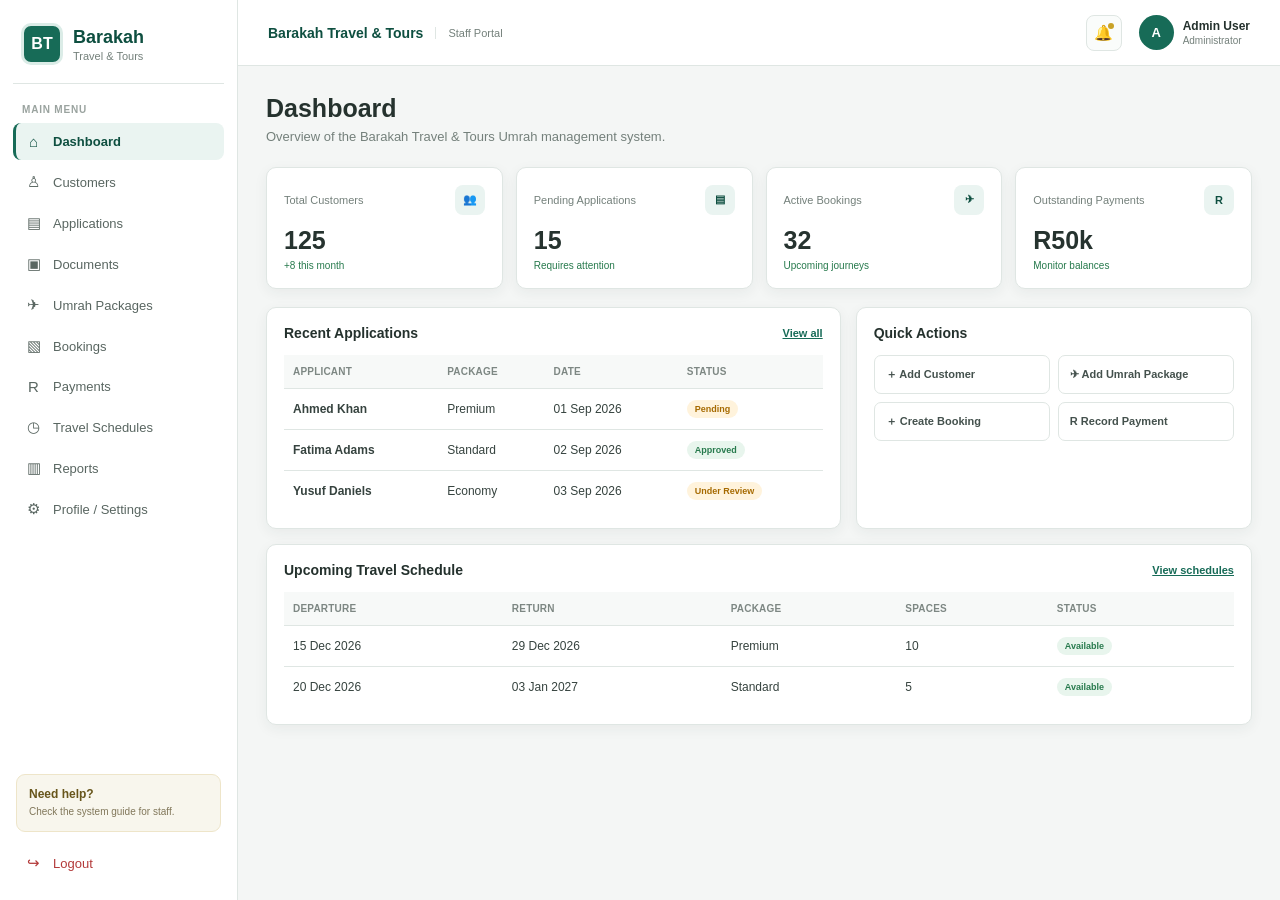
<file: index.html>
<!DOCTYPE html>
<html lang="en">
<head>
  <meta charset="UTF-8">
  <meta name="viewport" content="width=device-width, initial-scale=1.0">
  <title>Barakah Travel & Tours | Umrah Management</title>
  <link rel="stylesheet" href="style.css">
</head>
<body>
  <div class="app-shell">
    <aside class="sidebar">
      <div class="brand">
        <div class="brand-mark">BT</div>
        <div class="brand-text">
          <h1>Barakah</h1>
          <span>Travel & Tours</span>
        </div>
      </div>

      <div class="menu-label">MAIN MENU</div>
      <nav class="nav">
        <button class="nav-link active" data-page="dashboard"><span class="nav-icon">⌂</span><span>Dashboard</span></button>
        <button class="nav-link" data-page="customers"><span class="nav-icon">♙</span><span>Customers</span></button>
        <button class="nav-link" data-page="applications"><span class="nav-icon">▤</span><span>Applications</span></button>
        <button class="nav-link" data-page="documents"><span class="nav-icon">▣</span><span>Documents</span></button>
        <button class="nav-link" data-page="packages"><span class="nav-icon">✈</span><span>Umrah Packages</span></button>
        <button class="nav-link" data-page="bookings"><span class="nav-icon">▧</span><span>Bookings</span></button>
        <button class="nav-link" data-page="payments"><span class="nav-icon">R</span><span>Payments</span></button>
        <button class="nav-link" data-page="schedules"><span class="nav-icon">◷</span><span>Travel Schedules</span></button>
        <button class="nav-link" data-page="reports"><span class="nav-icon">▥</span><span>Reports</span></button>
        <button class="nav-link" data-page="settings"><span class="nav-icon">⚙</span><span>Profile / Settings</span></button>
      </nav>

      <div class="sidebar-bottom">
        <div class="help-box">
          <strong>Need help?</strong>
          <span>Check the system guide for staff.</span>
        </div>
        <button class="logout" id="logoutBtn"><span class="nav-icon">↪</span><span>Logout</span></button>
      </div>
    </aside>

    <main class="main">
      <header class="topbar">
        <div class="top-title">
          <span class="mobile-brand">Barakah Travel & Tours</span>
          <span class="breadcrumb">Staff Portal</span>
        </div>
        <div class="top-actions">
          <button class="icon-btn" title="Notifications">🔔<span class="notification-dot"></span></button>
          <div class="profile">
            <div class="avatar">A</div>
            <div class="profile-info">
              <strong>Admin User</strong>
              <small>Administrator</small>
            </div>
          </div>
        </div>
      </header>

      <div id="pageContent" class="content"></div>
    </main>
  </div>

  <div class="modal" id="modal">
    <div class="modal-card">
      <button class="modal-close" id="closeModal">×</button>
      <div id="modalContent"></div>
    </div>
  </div>

  <div class="toast" id="toast"></div>
  <script src="script.js"></script>
</body>
</html>
</file>
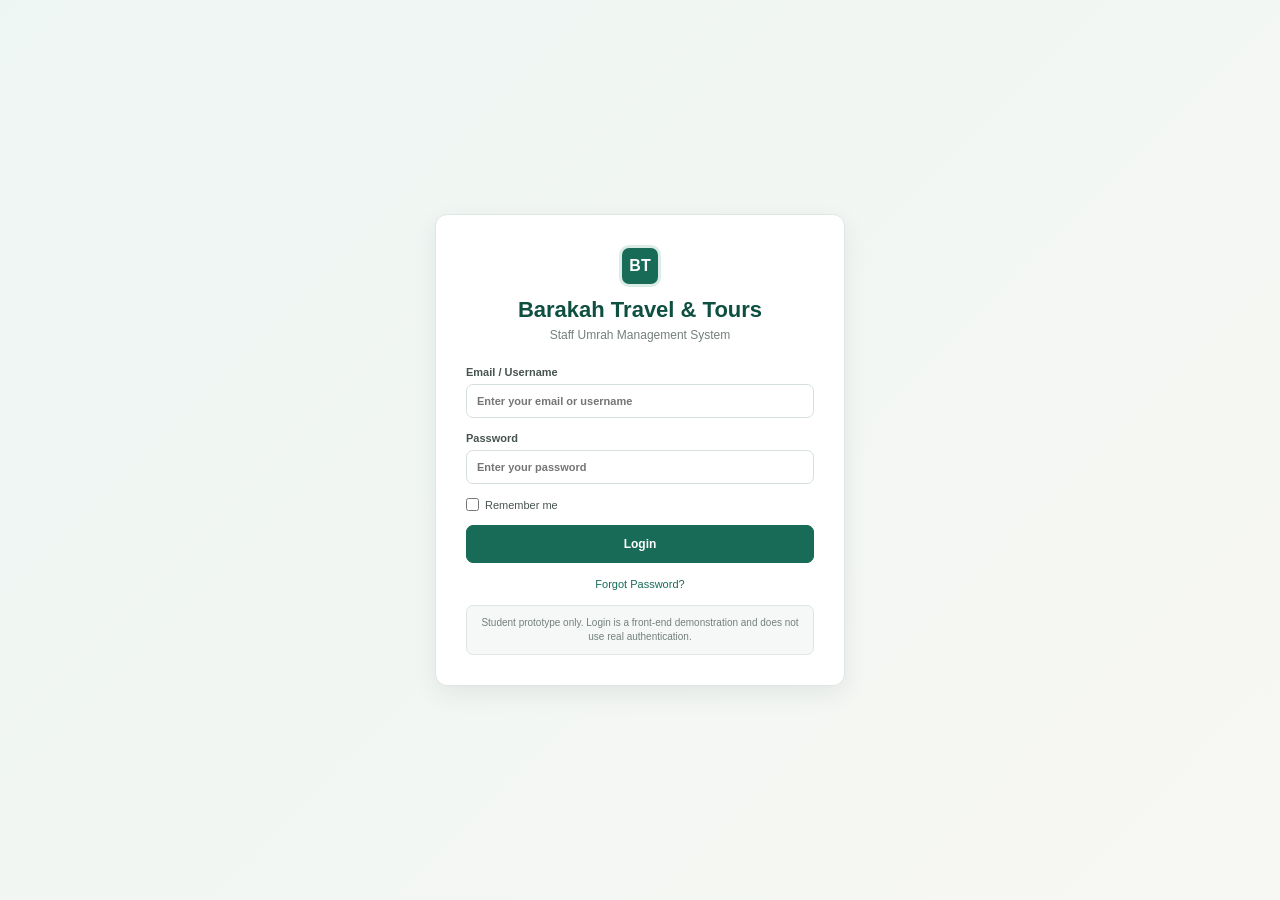
<file: login.html>
<!DOCTYPE html>
<html lang="en">
<head>
<meta charset="UTF-8">
<meta name="viewport" content="width=device-width, initial-scale=1.0">
<title>Barakah Travel & Tours | Staff Login</title>
<link rel="stylesheet" href="style.css">
<style>
.login-page{
  min-height:100vh;display:grid;place-items:center;
  background:linear-gradient(135deg,#eef6f3 0%,#f7f7f3 100%);padding:20px
}
.login-card{
  width:min(410px,100%);background:#fff;border:1px solid var(--border);
  border-radius:12px;padding:30px;box-shadow:0 8px 25px rgba(30,55,48,.08)
}
.login-brand{text-align:center;margin-bottom:24px}
.login-brand .brand-mark{margin:0 auto 10px}
.login-brand h1{font-size:22px;color:var(--green-dark)}
.login-brand p{font-size:12px;color:var(--muted);margin-top:5px}
.login-form{display:grid;gap:14px}
.login-form label{display:grid;gap:6px;font-size:11px;font-weight:800;color:#46534f}
.login-form input[type=text],.login-form input[type=password]{
  width:100%;padding:10px;border:1px solid #d6dfdb;border-radius:7px;outline:none
}
.login-form input:focus{border-color:var(--green)}
.remember{display:flex!important;grid-template-columns:auto 1fr;align-items:center;gap:7px;font-weight:400!important}
.remember input{width:auto}
.login-form button{width:100%;padding:11px}
.login-links{text-align:center;font-size:11px;margin-top:15px;color:var(--green);cursor:pointer}
.demo-note{
  background:#f5f8f6;border:1px solid var(--border);padding:10px;border-radius:7px;
  font-size:10px;line-height:1.4;color:var(--muted);margin-top:15px;text-align:center
}
</style>
</head>
<body>
<div class="login-page">
  <div class="login-card">
    <div class="login-brand">
      <div class="brand-mark">BT</div>
      <h1>Barakah Travel & Tours</h1>
      <p>Staff Umrah Management System</p>
    </div>
    <form class="login-form" onsubmit="event.preventDefault(); window.location.href='index.html';">
      <label>Email / Username
        <input type="text" placeholder="Enter your email or username" required>
      </label>
      <label>Password
        <input type="password" placeholder="Enter your password" required>
      </label>
      <label class="remember"><input type="checkbox"> Remember me</label>
      <button class="btn primary">Login</button>
    </form>
    <div class="login-links">Forgot Password?</div>
    <div class="demo-note">Student prototype only. Login is a front-end demonstration and does not use real authentication.</div>
  </div>
</div>
</body>
</html>
</file>
<file: style.css>
*{box-sizing:border-box;margin:0;padding:0}

:root{
  --green:#176b57;
  --green-dark:#0e4f40;
  --green-light:#eaf4f1;
  --gold:#c9a227;
  --bg:#f4f6f5;
  --white:#fff;
  --text:#24312d;
  --muted:#74807b;
  --border:#dfe6e3;
  --success:#277a4d;
  --warning:#a66a00;
  --danger:#b33a3a;
  --shadow:0 4px 14px rgba(30,55,48,.06);
}

html{scroll-behavior:smooth}
body{
  font-family:Arial,Helvetica,sans-serif;
  background:var(--bg);
  color:var(--text);
  min-height:100vh;
}
button,input,select,textarea{font:inherit}
button{cursor:pointer}
button:focus-visible,input:focus-visible,select:focus-visible,textarea:focus-visible{outline:2px solid var(--gold);outline-offset:1px}

.app-shell{min-height:100vh;display:flex}

.sidebar{
  width:238px;
  background:var(--white);
  border-right:1px solid var(--border);
  position:fixed;
  inset:0 auto 0 0;
  z-index:10;
  padding:18px 13px;
  display:flex;
  flex-direction:column;
}
.brand{
  display:flex;
  align-items:center;
  gap:10px;
  padding:5px 8px 18px;
  border-bottom:1px solid var(--border);
}
.brand-mark{
  width:42px;height:42px;border-radius:10px;
  background:var(--green);color:#fff;
  display:grid;place-items:center;font-weight:800;
  border:3px solid #dbece7;
}
.brand h1{font-size:18px;color:var(--green-dark)}
.brand span{display:block;font-size:11px;color:var(--muted);margin-top:2px}
.menu-label{
  font-size:10px;font-weight:800;color:#9aa39f;
  letter-spacing:.8px;margin:20px 9px 8px;
}
.nav{display:grid;gap:3px}
.nav-link,.logout{
  border:0;background:transparent;color:#596661;
  width:100%;padding:10px 11px;border-radius:8px;
  display:flex;align-items:center;gap:10px;text-align:left;font-size:13px;
}
.nav-link:hover{background:#f3f7f5;color:var(--green-dark)}
.nav-link.active{background:var(--green-light);color:var(--green-dark);font-weight:700;border-left:3px solid var(--green);padding-left:8px}
.nav-icon{width:19px;text-align:center;font-size:15px}
.sidebar-bottom{margin-top:auto}
.help-box{
  background:#f8f6ed;border:1px solid #eee5c9;border-radius:9px;
  padding:12px;margin:0 3px 12px;display:grid;gap:4px;
}
.help-box strong{font-size:12px;color:#67551b}
.help-box span{font-size:10px;line-height:1.4;color:#81775a}
.logout{color:var(--danger)}
.logout:hover{background:#fff3f3}

.main{margin-left:238px;width:calc(100% - 238px);min-height:100vh}
.topbar{
  height:66px;background:#fff;border-bottom:1px solid var(--border);
  display:flex;align-items:center;justify-content:space-between;padding:0 30px;
}
.top-title{display:flex;align-items:center;gap:12px}
.mobile-brand{font-size:14px;font-weight:800;color:var(--green-dark)}
.breadcrumb{font-size:11px;color:var(--muted);padding-left:12px;border-left:1px solid var(--border)}
.top-actions{display:flex;align-items:center;gap:17px}
.icon-btn{
  position:relative;border:1px solid var(--border);background:#fafcfb;
  width:36px;height:36px;border-radius:8px;font-size:15px;
}
.notification-dot{position:absolute;width:6px;height:6px;border-radius:50%;background:var(--gold);right:7px;top:7px}
.profile{display:flex;align-items:center;gap:9px}
.avatar{
  width:35px;height:35px;border-radius:50%;background:var(--green);
  color:#fff;display:grid;place-items:center;font-weight:800;font-size:13px;
}
.profile strong{display:block;font-size:12px}
.profile small{display:block;font-size:10px;color:var(--muted);margin-top:2px}

.content{padding:28px;max-width:1450px;margin:auto}
.page-heading{
  display:flex;justify-content:space-between;align-items:flex-start;
  gap:18px;margin-bottom:20px;
}
.page-heading h2{font-size:25px;color:#25322e;margin-bottom:5px}
.page-heading p{font-size:13px;color:var(--muted);line-height:1.45}
.actions{display:flex;gap:8px;flex-wrap:wrap}

.btn{
  border:1px solid var(--border);background:#fff;color:var(--text);
  padding:9px 13px;border-radius:7px;font-size:12px;font-weight:700;
  transition:.15s ease;
}
.btn:hover{transform:translateY(-1px);box-shadow:0 3px 8px rgba(0,0,0,.06)}
.btn.primary{background:var(--green);border-color:var(--green);color:#fff}
.btn.gold{background:var(--gold);border-color:var(--gold);color:#fff}
.btn.danger{background:#fff4f4;border-color:#f0d0d0;color:var(--danger)}

.stats{display:grid;grid-template-columns:repeat(4,1fr);gap:13px;margin-bottom:18px}
.stat-card,.panel,.package-card,.report-card{
  background:#fff;border:1px solid var(--border);border-radius:10px;box-shadow:var(--shadow)
}
.stat-card{padding:17px}
.stat-top{display:flex;justify-content:space-between;align-items:center;color:var(--muted);font-size:11px}
.stat-top span:last-child{
  width:30px;height:30px;border-radius:8px;background:var(--green-light);
  display:grid;place-items:center;color:var(--green-dark);font-weight:800;
}
.stat-value{font-size:25px;font-weight:800;margin-top:11px;color:#26332f}
.stat-note{font-size:10px;color:var(--success);margin-top:5px}

.grid-2{display:grid;grid-template-columns:1.45fr 1fr;gap:15px}
.panel{padding:17px;margin-bottom:15px}
.panel-title{display:flex;justify-content:space-between;align-items:center;margin-bottom:14px}
.panel-title h3{font-size:14px}
.panel-title a{font-size:11px;color:var(--green);cursor:pointer;font-weight:700}
.table-wrap{overflow-x:auto}
table{width:100%;border-collapse:collapse;font-size:12px}
th{
  text-align:left;color:#7d8783;font-size:10px;font-weight:800;
  background:#f7f9f8;text-transform:uppercase;letter-spacing:.2px;
}
th,td{padding:11px 9px;border-bottom:1px solid var(--border);white-space:nowrap}
td{color:#36433f}
tr:last-child td{border-bottom:0}
tr:hover td{background:#fbfcfc}

.status{
  display:inline-flex;padding:4px 8px;border-radius:15px;
  font-size:9px;font-weight:800
}
.status.success{background:#e8f5ed;color:var(--success)}
.status.pending{background:#fff3dc;color:var(--warning)}
.status.danger{background:#fdeaea;color:var(--danger)}
.status.info{background:#eaf1f8;color:#38658d}

.search-row{display:flex;gap:8px;flex-wrap:wrap;margin-bottom:14px}
.search-row input,.search-row select,.form-control,textarea,
.form-grid input,.form-grid select{
  border:1px solid #d6dfdb;border-radius:7px;padding:9px 10px;
  outline:none;background:#fff;color:var(--text)
}
.search-row input{min-width:230px;flex:1}
.search-row input:focus,.form-control:focus,.form-grid input:focus,
.form-grid select:focus,textarea:focus{border-color:var(--green)}

.quick-actions{display:grid;grid-template-columns:1fr 1fr;gap:8px}
.quick-actions button{
  padding:11px;text-align:left;border:1px solid var(--border);
  border-radius:7px;background:#fff;color:#44514d;font-size:11px;font-weight:700
}
.quick-actions button:hover{background:#f3f8f6;border-color:#c9ddd7}

.package-grid{display:grid;grid-template-columns:repeat(3,1fr);gap:14px}
.package-card{padding:18px}
.package-card h3{font-size:16px;margin:9px 0 4px}
.package-card>p{font-size:11px;color:var(--muted)}
.package-card .price{font-size:22px;font-weight:800;color:var(--green-dark);margin:13px 0}
.package-card ul{list-style:none;color:var(--muted);font-size:11px;line-height:2;margin-bottom:13px}

.form-grid{display:grid;grid-template-columns:repeat(2,1fr);gap:13px}
.form-group{display:grid;gap:6px}
.form-group.full{grid-column:1/-1}
.form-group label{font-size:11px;font-weight:700;color:#46534f}
textarea{min-height:90px;resize:vertical}
.form-actions{display:flex;justify-content:flex-end;gap:8px;margin-top:18px}

.report-grid{display:grid;grid-template-columns:repeat(3,1fr);gap:14px}
.report-card{padding:18px}
.report-card h3{font-size:14px;margin-bottom:7px}
.report-card p{font-size:11px;line-height:1.5;color:var(--muted);margin-bottom:14px}

.empty{padding:40px 15px;text-align:center;color:var(--muted)}

.modal{
  position:fixed;inset:0;background:rgba(19,39,33,.45);
  display:none;align-items:center;justify-content:center;padding:18px;z-index:50
}
.modal.show{display:flex}
.modal-card{
  width:min(700px,100%);max-height:90vh;overflow-y:auto;
  background:#fff;border-radius:11px;padding:23px;position:relative;
  box-shadow:0 18px 50px rgba(0,0,0,.16)
}
.modal-close{
  position:absolute;right:14px;top:10px;border:0;background:transparent;
  font-size:23px;color:var(--muted)
}
.toast{
  position:fixed;bottom:20px;right:20px;background:#20352e;color:#fff;
  padding:11px 14px;border-radius:7px;display:none;z-index:100;font-size:11px;
  box-shadow:0 5px 15px rgba(0,0,0,.15)
}
.toast.show{display:block}

@media(max-width:1050px){
  .stats{grid-template-columns:repeat(2,1fr)}
  .package-grid,.report-grid{grid-template-columns:repeat(2,1fr)}
  .grid-2{grid-template-columns:1fr}
}
@media(max-width:760px){
  .sidebar{width:68px;padding:13px 7px}
  .brand-text,.menu-label,.nav-link span:not(.nav-icon),.logout span:not(.nav-icon),.help-box{display:none}
  .brand{justify-content:center;padding:4px 0 17px}
  .nav-link,.logout{justify-content:center;padding:11px 5px}
  .nav-link.active{padding-left:5px;border-left:0}
  .main{margin-left:68px;width:calc(100% - 68px)}
  .topbar{padding:0 14px}
  .breadcrumb,.profile-info{display:none}
  .content{padding:20px 14px}
  .page-heading{flex-direction:column}
  .actions{width:100%}
  .stats,.package-grid,.report-grid,.form-grid{grid-template-columns:1fr}
  .form-group.full{grid-column:auto}
  .quick-actions{grid-template-columns:1fr}
}
</file>
